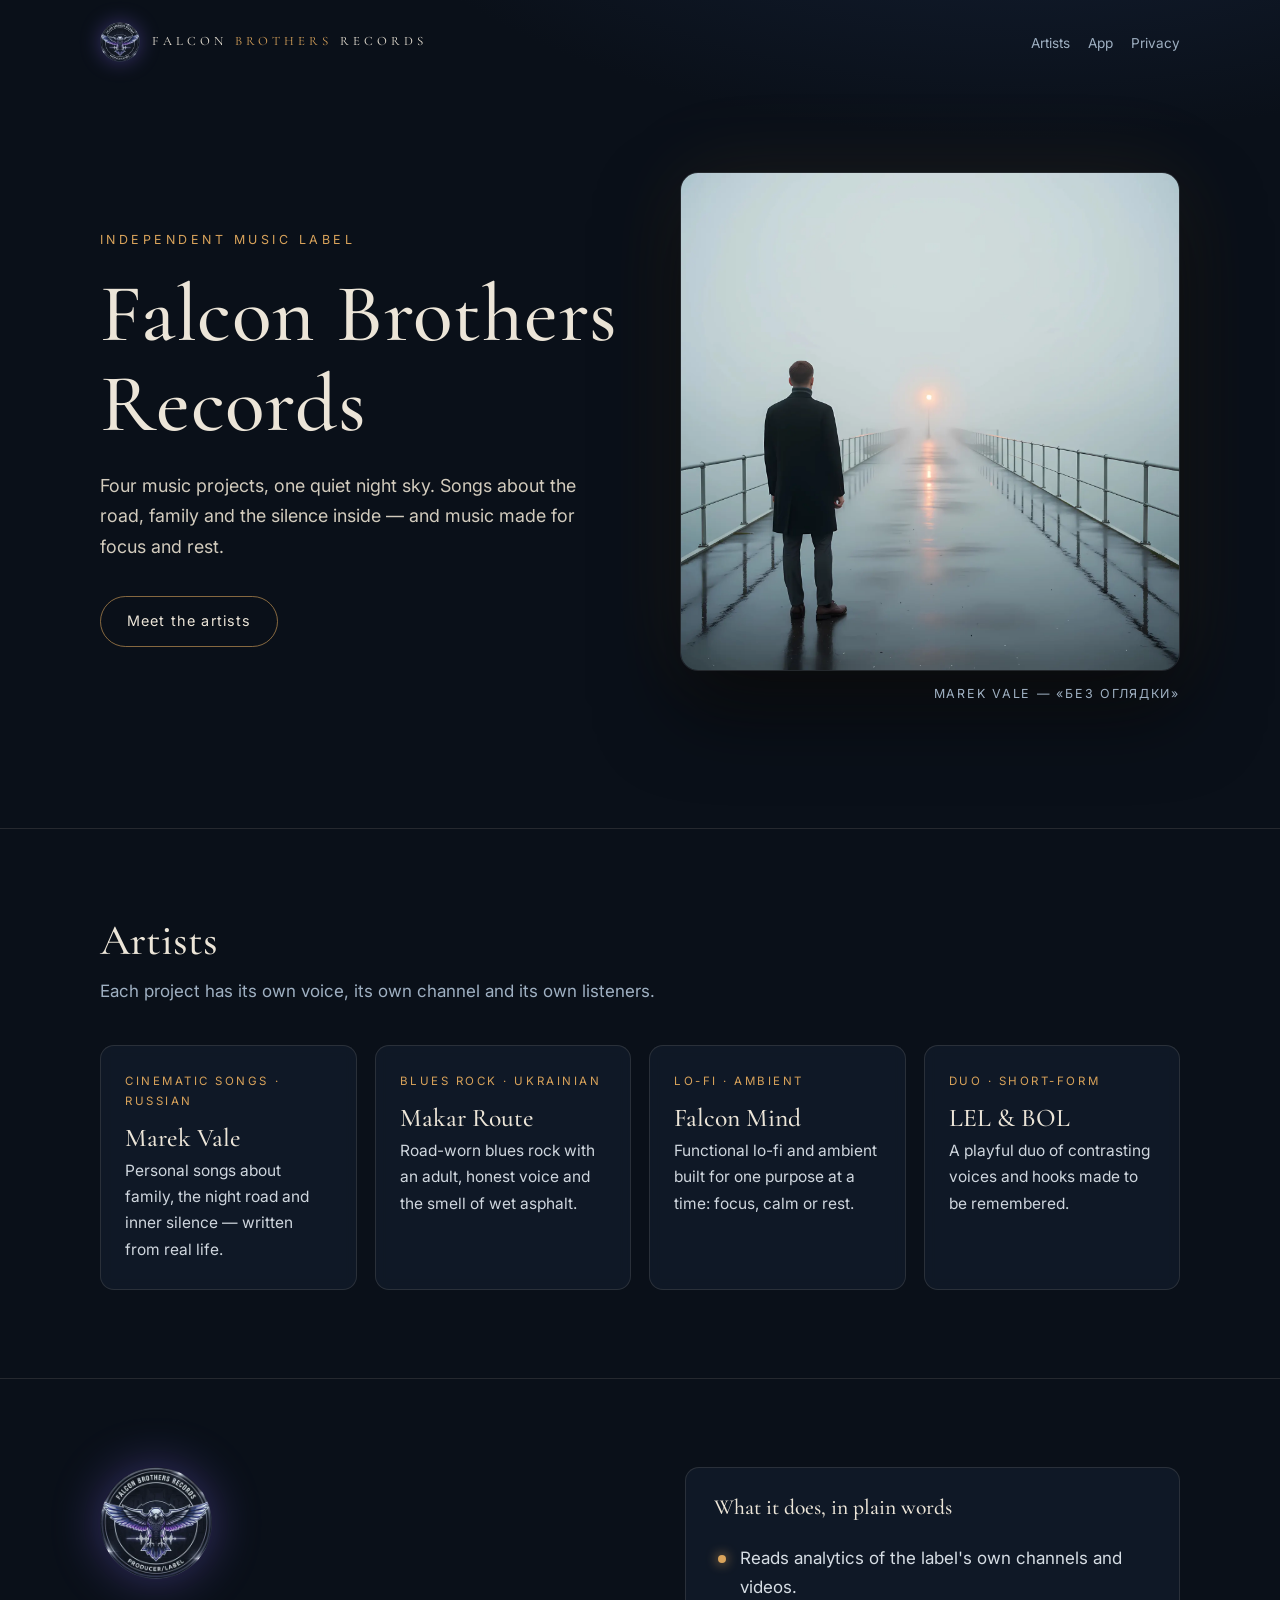
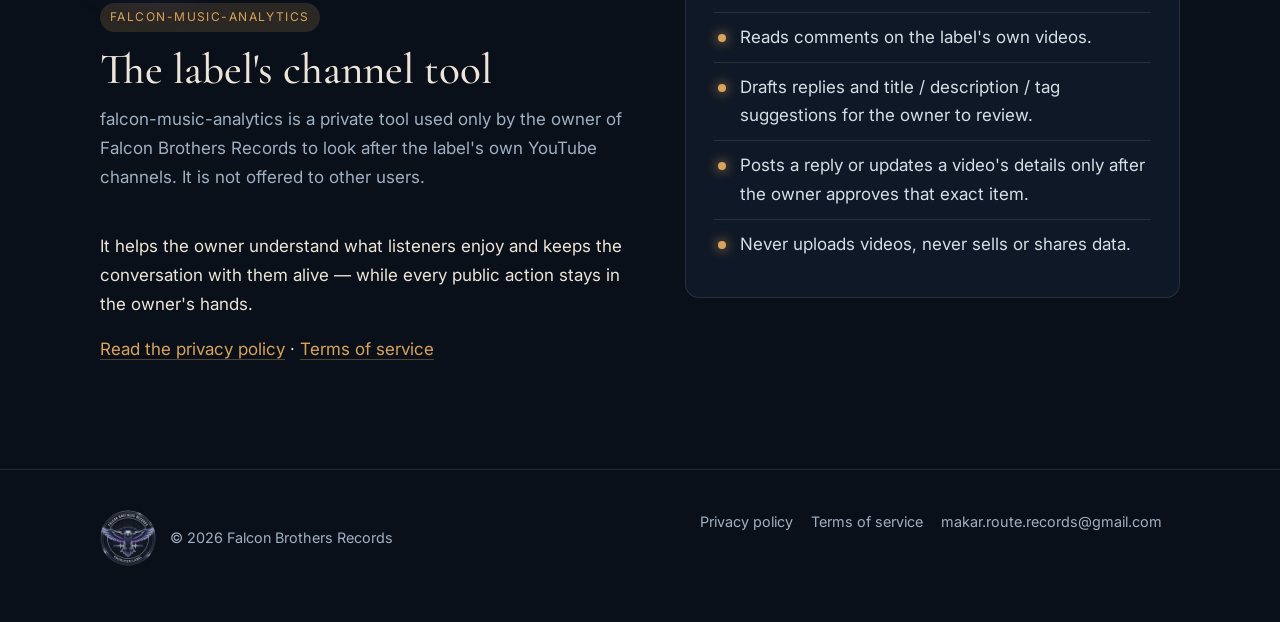
<file: index.html>
<!doctype html>
<html lang="en">
<head>
<meta charset="utf-8">
<meta name="viewport" content="width=device-width, initial-scale=1">
<meta name="google-site-verification" content="7r5CmmueqfWDwXGbd4Au7_gJmSQ3K-ivcbM9lb5tOz8" />
<title>Falcon Brothers Records</title>
<meta name="description" content="Falcon Brothers Records — an independent music label of four projects. Home of the falcon-music-analytics app.">
<link rel="preconnect" href="https://fonts.googleapis.com">
<link rel="preconnect" href="https://fonts.gstatic.com" crossorigin>
<link href="https://fonts.googleapis.com/css2?family=Cormorant+Garamond:wght@400;500;600&family=Inter:wght@400;500&display=swap" rel="stylesheet">
<link rel="icon" type="image/png" sizes="32x32" href="assets/brand/favicon-32.png">
<link rel="icon" type="image/png" sizes="64x64" href="assets/brand/favicon-64.png">
<link rel="apple-touch-icon" href="assets/brand/apple-touch-icon.png">
<meta name="theme-color" content="#0a1019">
<link rel="stylesheet" href="assets/site.css">
</head>
<body>
<header class="bar">
  <div class="wrap">
    <a class="mark" href="./"><img src="assets/brand/logo-128.webp" width="40" height="40" alt="Falcon Brothers Records logo"><span class="word">Falcon <span>Brothers</span> Records</span></a>
    <nav class="nav"><a href="#artists">Artists</a><a href="#app">App</a><a href="privacy.html">Privacy</a></nav>
  </div>
</header>

<main>
  <div class="hero">
    <div class="wrap hero-grid">
      <div class="hero-copy">
        <p class="eyebrow">Independent music label</p>
        <h1>Falcon Brothers<br>Records</h1>
        <p class="lead">Four music projects, one quiet night sky. Songs about the road, family and the silence inside &mdash; and music made for focus and rest.</p>
        <p class="cta"><a class="btn" href="#artists">Meet the artists</a></p>
      </div>
      <figure class="hero-art">
        <img src="assets/hero.webp" width="1600" height="1600" alt="A man in a dark coat standing on a wet pier in the fog, a single warm light ahead">
        <figcaption>Marek Vale &mdash; &laquo;Без оглядки&raquo;</figcaption>
      </figure>
    </div>
  </div>

  <section id="artists">
    <div class="wrap">
      <h2>Artists</h2>
      <p class="intro">Each project has its own voice, its own channel and its own listeners.</p>
      <div class="artists">
        <article class="artist">
          <p class="genre">Cinematic songs · Russian</p>
          <h3>Marek Vale</h3>
          <p>Personal songs about family, the night road and inner silence — written from real life.</p>
        </article>
        <article class="artist">
          <p class="genre">Blues rock · Ukrainian</p>
          <h3>Makar Route</h3>
          <p>Road-worn blues rock with an adult, honest voice and the smell of wet asphalt.</p>
        </article>
        <article class="artist">
          <p class="genre">Lo-fi · Ambient</p>
          <h3>Falcon Mind</h3>
          <p>Functional lo-fi and ambient built for one purpose at a time: focus, calm or rest.</p>
        </article>
        <article class="artist">
          <p class="genre">Duo · Short-form</p>
          <h3>LEL &amp; BOL</h3>
          <p>A playful duo of contrasting voices and hooks made to be remembered.</p>
        </article>
      </div>
    </div>
  </section>

  <section id="app">
    <div class="wrap app">
      <div>
        <img class="emblem" src="assets/brand/logo-256.webp" width="112" height="112" alt="">
        <span class="pill">falcon-music-analytics</span>
        <h2>The label's channel tool</h2>
        <p class="intro">falcon-music-analytics is a private tool used only by the owner of Falcon Brothers Records to look after the label's own YouTube channels. It is not offered to other users.</p>
        <p>It helps the owner understand what listeners enjoy and keeps the conversation with them alive — while every public action stays in the owner's hands.</p>
        <p><a href="privacy.html">Read the privacy policy</a> · <a href="terms.html">Terms of service</a></p>
      </div>
      <div class="card">
        <h3>What it does, in plain words</h3>
        <ul class="clean">
          <li>Reads analytics of the label's own channels and videos.</li>
          <li>Reads comments on the label's own videos.</li>
          <li>Drafts replies and title / description / tag suggestions for the owner to review.</li>
          <li>Posts a reply or updates a video's details only after the owner approves that exact item.</li>
          <li>Never uploads videos, never sells or shares data.</li>
        </ul>
      </div>
    </div>
  </section>
</main>

<footer>
  <div class="wrap">
    <div class="foot-brand"><img src="assets/brand/logo-128.webp" width="56" height="56" alt=""><span>© 2026 Falcon Brothers Records</span></div>
    <div><a href="privacy.html">Privacy policy</a><a href="terms.html">Terms of service</a><a href="mailto:makar.route.records@gmail.com">makar.route.records@gmail.com</a></div>
  </div>
</footer>
</body>
</html>
</file>
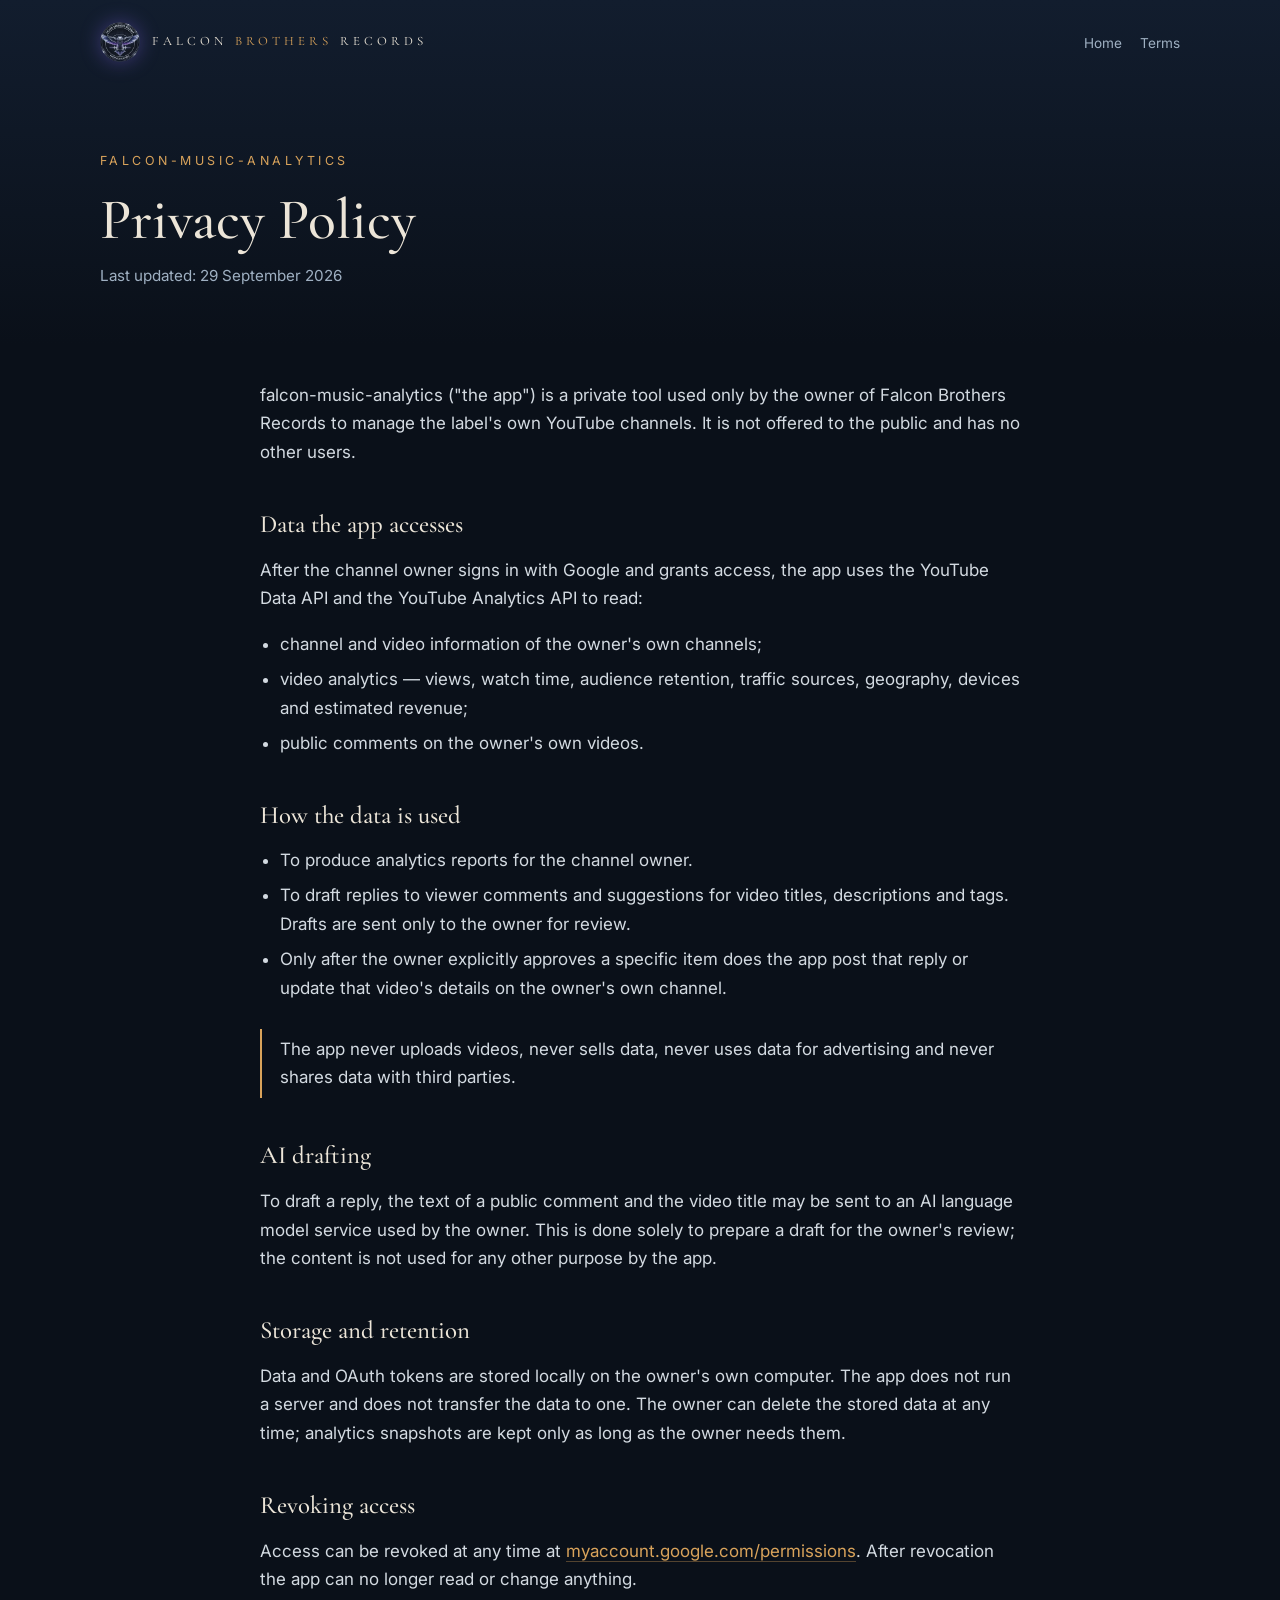
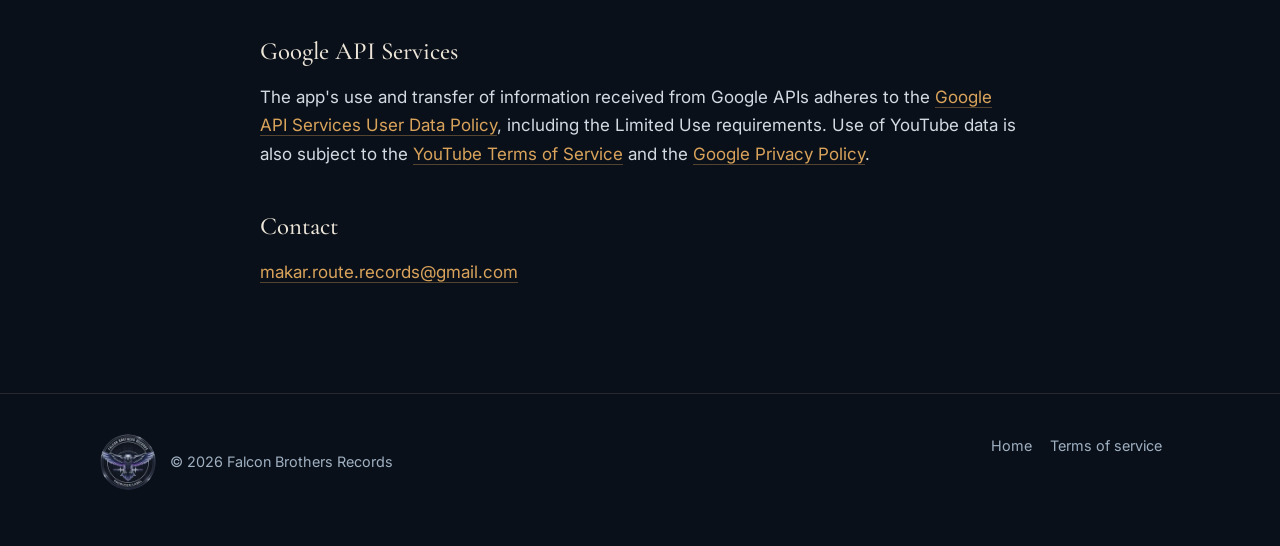
<file: privacy.html>
<!doctype html>
<html lang="en">
<head>
<meta charset="utf-8">
<meta name="viewport" content="width=device-width, initial-scale=1">
<title>Privacy Policy — Falcon Brothers Records</title>
<meta name="description" content="Privacy policy of the falcon-music-analytics app by Falcon Brothers Records.">
<link rel="preconnect" href="https://fonts.googleapis.com">
<link rel="preconnect" href="https://fonts.gstatic.com" crossorigin>
<link href="https://fonts.googleapis.com/css2?family=Cormorant+Garamond:wght@400;500;600&family=Inter:wght@400;500&display=swap" rel="stylesheet">
<link rel="icon" type="image/png" sizes="32x32" href="assets/brand/favicon-32.png">
<link rel="icon" type="image/png" sizes="64x64" href="assets/brand/favicon-64.png">
<link rel="apple-touch-icon" href="assets/brand/apple-touch-icon.png">
<meta name="theme-color" content="#0a1019">
<link rel="stylesheet" href="assets/site.css">
</head>
<body>
<header class="bar">
  <div class="wrap">
    <a class="mark" href="./"><img src="assets/brand/logo-128.webp" width="40" height="40" alt="Falcon Brothers Records logo"><span class="word">Falcon <span>Brothers</span> Records</span></a>
    <nav class="nav"><a href="./">Home</a><a href="terms.html">Terms</a></nav>
  </div>
</header>

<main>
  <div class="doc-hero">
    <div class="wrap">
      <p class="eyebrow">falcon-music-analytics</p>
      <h1>Privacy Policy</h1>
      <p class="meta">Last updated: 29 September 2026</p>
    </div>
  </div>

  <div class="doc">
    <div class="wrap">
      <p>falcon-music-analytics ("the app") is a private tool used only by the owner of Falcon Brothers Records to manage the label's own YouTube channels. It is not offered to the public and has no other users.</p>

      <h2>Data the app accesses</h2>
      <p>After the channel owner signs in with Google and grants access, the app uses the YouTube Data API and the YouTube Analytics API to read:</p>
      <ul>
        <li>channel and video information of the owner's own channels;</li>
        <li>video analytics — views, watch time, audience retention, traffic sources, geography, devices and estimated revenue;</li>
        <li>public comments on the owner's own videos.</li>
      </ul>

      <h2>How the data is used</h2>
      <ul>
        <li>To produce analytics reports for the channel owner.</li>
        <li>To draft replies to viewer comments and suggestions for video titles, descriptions and tags. Drafts are sent only to the owner for review.</li>
        <li>Only after the owner explicitly approves a specific item does the app post that reply or update that video's details on the owner's own channel.</li>
      </ul>
      <p class="note">The app never uploads videos, never sells data, never uses data for advertising and never shares data with third parties.</p>

      <h2>AI drafting</h2>
      <p>To draft a reply, the text of a public comment and the video title may be sent to an AI language model service used by the owner. This is done solely to prepare a draft for the owner's review; the content is not used for any other purpose by the app.</p>

      <h2>Storage and retention</h2>
      <p>Data and OAuth tokens are stored locally on the owner's own computer. The app does not run a server and does not transfer the data to one. The owner can delete the stored data at any time; analytics snapshots are kept only as long as the owner needs them.</p>

      <h2>Revoking access</h2>
      <p>Access can be revoked at any time at <a href="https://myaccount.google.com/permissions">myaccount.google.com/permissions</a>. After revocation the app can no longer read or change anything.</p>

      <h2>Google API Services</h2>
      <p>The app's use and transfer of information received from Google APIs adheres to the <a href="https://developers.google.com/terms/api-services-user-data-policy">Google API Services User Data Policy</a>, including the Limited Use requirements. Use of YouTube data is also subject to the <a href="https://www.youtube.com/t/terms">YouTube Terms of Service</a> and the <a href="https://policies.google.com/privacy">Google Privacy Policy</a>.</p>

      <h2>Contact</h2>
      <p><a href="mailto:makar.route.records@gmail.com">makar.route.records@gmail.com</a></p>
    </div>
  </div>
</main>

<footer>
  <div class="wrap">
    <div class="foot-brand"><img src="assets/brand/logo-128.webp" width="56" height="56" alt=""><span>© 2026 Falcon Brothers Records</span></div>
    <div><a href="./">Home</a><a href="terms.html">Terms of service</a></div>
  </div>
</footer>
</body>
</html>
</file>
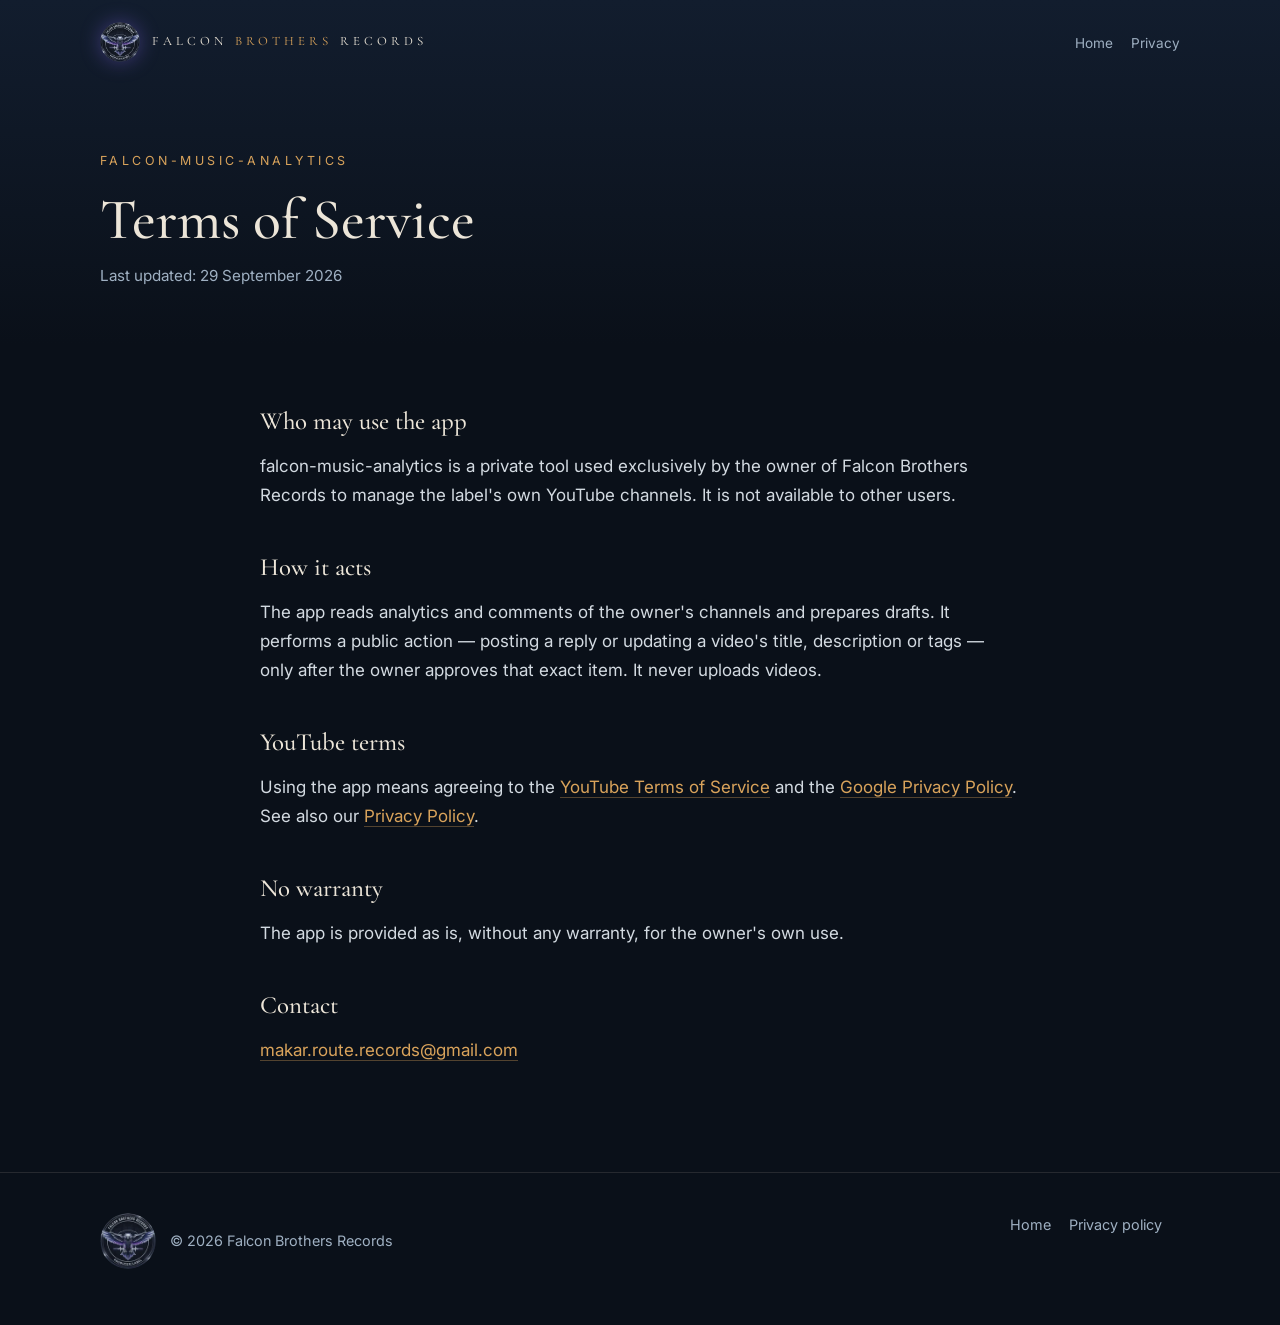
<file: terms.html>
<!doctype html>
<html lang="en">
<head>
<meta charset="utf-8">
<meta name="viewport" content="width=device-width, initial-scale=1">
<title>Terms of Service — Falcon Brothers Records</title>
<meta name="description" content="Terms of service of the falcon-music-analytics app by Falcon Brothers Records.">
<link rel="preconnect" href="https://fonts.googleapis.com">
<link rel="preconnect" href="https://fonts.gstatic.com" crossorigin>
<link href="https://fonts.googleapis.com/css2?family=Cormorant+Garamond:wght@400;500;600&family=Inter:wght@400;500&display=swap" rel="stylesheet">
<link rel="icon" type="image/png" sizes="32x32" href="assets/brand/favicon-32.png">
<link rel="icon" type="image/png" sizes="64x64" href="assets/brand/favicon-64.png">
<link rel="apple-touch-icon" href="assets/brand/apple-touch-icon.png">
<meta name="theme-color" content="#0a1019">
<link rel="stylesheet" href="assets/site.css">
</head>
<body>
<header class="bar">
  <div class="wrap">
    <a class="mark" href="./"><img src="assets/brand/logo-128.webp" width="40" height="40" alt="Falcon Brothers Records logo"><span class="word">Falcon <span>Brothers</span> Records</span></a>
    <nav class="nav"><a href="./">Home</a><a href="privacy.html">Privacy</a></nav>
  </div>
</header>

<main>
  <div class="doc-hero">
    <div class="wrap">
      <p class="eyebrow">falcon-music-analytics</p>
      <h1>Terms of Service</h1>
      <p class="meta">Last updated: 29 September 2026</p>
    </div>
  </div>

  <div class="doc">
    <div class="wrap">
      <h2>Who may use the app</h2>
      <p>falcon-music-analytics is a private tool used exclusively by the owner of Falcon Brothers Records to manage the label's own YouTube channels. It is not available to other users.</p>

      <h2>How it acts</h2>
      <p>The app reads analytics and comments of the owner's channels and prepares drafts. It performs a public action — posting a reply or updating a video's title, description or tags — only after the owner approves that exact item. It never uploads videos.</p>

      <h2>YouTube terms</h2>
      <p>Using the app means agreeing to the <a href="https://www.youtube.com/t/terms">YouTube Terms of Service</a> and the <a href="https://policies.google.com/privacy">Google Privacy Policy</a>. See also our <a href="privacy.html">Privacy Policy</a>.</p>

      <h2>No warranty</h2>
      <p>The app is provided as is, without any warranty, for the owner's own use.</p>

      <h2>Contact</h2>
      <p><a href="mailto:makar.route.records@gmail.com">makar.route.records@gmail.com</a></p>
    </div>
  </div>
</main>

<footer>
  <div class="wrap">
    <div class="foot-brand"><img src="assets/brand/logo-128.webp" width="56" height="56" alt=""><span>© 2026 Falcon Brothers Records</span></div>
    <div><a href="./">Home</a><a href="privacy.html">Privacy policy</a></div>
  </div>
</footer>
</body>
</html>
</file>
<file: assets/site.css>
:root {
  --night: #0a1019;
  --night-2: #0f1826;
  --panel: rgba(18, 28, 43, 0.72);
  --line: rgba(232, 222, 205, 0.12);
  --text: #ece5d8;
  --muted: #9fb0c2;
  --amber: #d9a35b;
  --amber-soft: rgba(217, 163, 91, 0.16);
  --serif: "Cormorant Garamond", "Georgia", "Times New Roman", serif;
  --sans: "Inter", system-ui, -apple-system, "Segoe UI", Roboto, sans-serif;
  color-scheme: dark;
}

* { box-sizing: border-box; }
html { -webkit-text-size-adjust: 100%; }
body {
  margin: 0;
  background: radial-gradient(1200px 600px at 80% -10%, #16233a 0%, transparent 60%), var(--night);
  color: var(--text);
  font-family: var(--sans);
  font-size: 17px;
  line-height: 1.7;
  overflow-x: hidden;
}
a { color: var(--amber); text-decoration: none; border-bottom: 1px solid rgba(217, 163, 91, 0.35); }
a:hover { border-bottom-color: var(--amber); }
.wrap { width: min(1080px, 100% - 32px); margin: 0 auto; }

/* top bar */
.bar { position: absolute; inset: 0 0 auto 0; z-index: 3; padding: 22px 0; }
.bar .wrap { display: flex; align-items: center; justify-content: space-between; gap: 16px; }
.mark { display: inline-flex; align-items: center; gap: 12px; white-space: nowrap; font-family: var(--serif); letter-spacing: 0.32em; text-transform: uppercase; font-size: 0.8rem; color: var(--text); border: 0; }
.mark .word { color: var(--text); }
.nav a { border: 0; color: var(--muted); font-size: 0.85rem; margin-left: 18px; }
.nav a:hover { color: var(--text); }

/* hero */
.hero { min-height: 92vh; display: flex; align-items: center; padding: 120px 0 72px; }
.hero-grid { display: grid; grid-template-columns: 1.05fr 1fr; gap: 56px; align-items: center; }
.eyebrow { font-size: 0.78rem; letter-spacing: 0.28em; text-transform: uppercase; color: var(--amber); margin: 0 0 18px; }
h1, h2, h3 { font-family: var(--serif); font-weight: 500; line-height: 1.1; margin: 0; }
.hero h1 { font-size: clamp(2.8rem, 6.4vw, 5.2rem); letter-spacing: 0.01em; }
.hero p.lead { max-width: 520px; color: #d2cbbd; font-size: 1.12rem; margin: 22px 0 0; }
.cta { margin: 34px 0 0; }
.btn { display: inline-block; padding: 12px 26px; border: 1px solid rgba(217, 163, 91, 0.6); border-radius: 999px; color: var(--text); font-size: 0.9rem; letter-spacing: 0.08em; transition: background 0.25s, border-color 0.25s; }
.btn:hover { background: var(--amber-soft); border-color: var(--amber); }
.hero-art { margin: 0; position: relative; }
.hero-art img { display: block; width: 100%; height: auto; aspect-ratio: 1 / 1; object-fit: cover; border-radius: 18px; border: 1px solid var(--line); box-shadow: 0 40px 80px rgba(0, 0, 0, 0.55), 0 0 90px rgba(217, 163, 91, 0.10); }
.hero-art figcaption { margin-top: 12px; font-size: 0.78rem; letter-spacing: 0.14em; text-transform: uppercase; color: var(--muted); text-align: right; }

/* sections */
section { padding: 88px 0; border-top: 1px solid var(--line); }
section h2 { font-size: clamp(1.9rem, 4vw, 2.7rem); margin-bottom: 12px; }
section .intro { color: var(--muted); max-width: 640px; margin: 0 0 40px; }

.artists { display: grid; grid-template-columns: repeat(auto-fit, minmax(230px, 1fr)); gap: 18px; }
.artist {
  background: var(--panel); border: 1px solid var(--line); border-radius: 14px; padding: 26px 24px;
  backdrop-filter: blur(6px);
}
.artist h3 { font-size: 1.6rem; margin-bottom: 6px; }
.artist .genre { font-size: 0.72rem; letter-spacing: 0.22em; text-transform: uppercase; color: var(--amber); margin: 0 0 12px; }
.artist p { margin: 0; color: #cfd6de; font-size: 0.97rem; }

.app { display: grid; grid-template-columns: 1.1fr 1fr; gap: 40px; align-items: start; }
.card { background: var(--panel); border: 1px solid var(--line); border-radius: 14px; padding: 28px; }
.card h3 { font-size: 1.35rem; margin-bottom: 14px; }
ul.clean { list-style: none; padding: 0; margin: 0; }
ul.clean li { padding: 10px 0 10px 26px; position: relative; border-bottom: 1px solid var(--line); color: #d6dde4; }
ul.clean li:last-child { border-bottom: 0; }
ul.clean li::before { content: ""; position: absolute; left: 4px; top: 21px; width: 8px; height: 8px; border-radius: 50%; background: var(--amber); box-shadow: 0 0 12px var(--amber); }
.pill { display: inline-block; font-size: 0.75rem; letter-spacing: 0.12em; text-transform: uppercase; background: var(--amber-soft); color: var(--amber); padding: 4px 10px; border-radius: 999px; margin-bottom: 14px; }

/* documents (privacy / terms) */
.doc-hero { padding: 150px 0 40px; background: linear-gradient(180deg, #121d2e 0%, var(--night) 100%); }
.doc-hero h1 { font-size: clamp(2.3rem, 6vw, 3.6rem); }
.doc-hero .meta { color: var(--muted); margin-top: 10px; font-size: 0.95rem; }
.doc { padding: 20px 0 90px; }
.doc .wrap { max-width: 760px; }
.doc h2 { font-size: 1.55rem; margin: 44px 0 10px; color: var(--text); }
.doc p, .doc li { color: #d3dae1; }
.doc ul { padding-left: 20px; }
.doc li { margin: 6px 0; }
.note { border-left: 2px solid var(--amber); padding: 6px 0 6px 18px; color: #d9d2c4; margin: 26px 0; }

footer { border-top: 1px solid var(--line); padding: 40px 0 56px; color: var(--muted); font-size: 0.9rem; }
footer .wrap { display: flex; flex-wrap: wrap; gap: 18px 28px; justify-content: space-between; }
footer a { color: var(--muted); border: 0; margin-right: 18px; }
footer a:hover { color: var(--text); }

@media (max-width: 760px) {
  body { font-size: 16px; }
  .nav a { margin-left: 12px; font-size: 0.8rem; }
  .mark { letter-spacing: 0.16em; font-size: 0.72rem; }
  .hero { min-height: auto; padding: 104px 0 56px; }
  .hero-grid { grid-template-columns: 1fr; gap: 36px; }
  .app { grid-template-columns: 1fr; }
  section { padding: 64px 0; }
}
@media (prefers-reduced-motion: no-preference) {
  .hero h1, .hero .lead, .eyebrow { animation: rise 1.1s ease-out both; }
  .hero .lead { animation-delay: 0.15s; }
  @keyframes rise { from { opacity: 0; transform: translateY(14px); } to { opacity: 1; transform: none; } }
}

/* logo */
.mark img { width: 40px; height: 40px; border-radius: 50%; filter: drop-shadow(0 0 10px rgba(139, 110, 255, 0.35)); }
.mark .word > span { color: var(--amber); }
.emblem { display: block; width: 112px; height: 112px; border-radius: 50%; margin: 0 0 22px; filter: drop-shadow(0 0 24px rgba(139, 110, 255, 0.35)); }
.foot-brand { display: flex; align-items: center; gap: 14px; }
.foot-brand img { width: 56px; height: 56px; border-radius: 50%; opacity: 0.9; }
@media (max-width: 760px) {
  .mark img { width: 32px; height: 32px; }
  .mark { gap: 9px; }
}
@media (max-width: 359px) {
  .mark .word { display: none; }
}
@media (max-width: 480px) {
  .nav a:not(:last-child) { display: none; }
}
</file>
